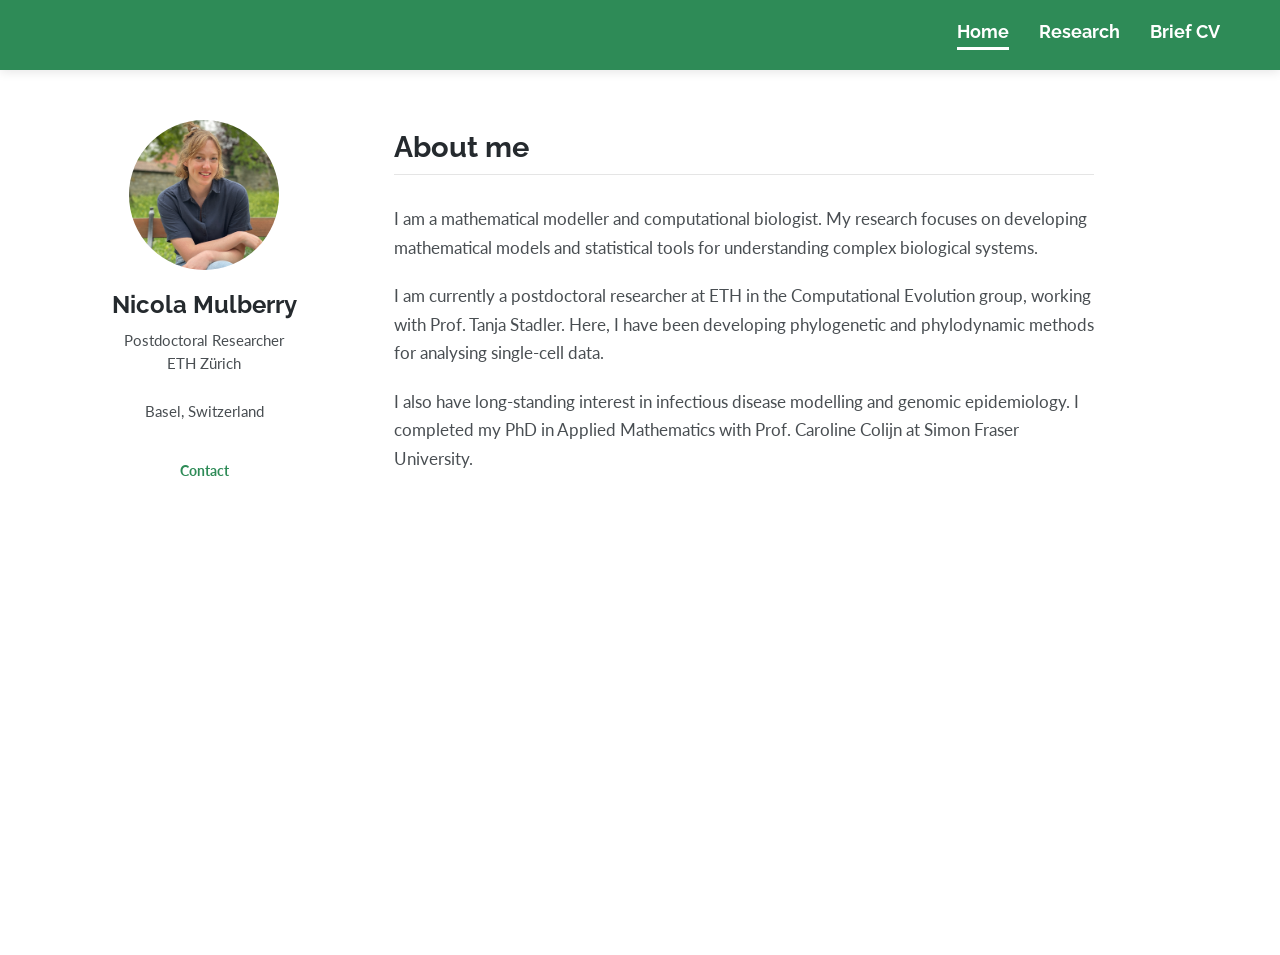
<file: index.html>
<!DOCTYPE html>
<html lang="en">
<head>
    <meta charset="UTF-8">
    <title>Nicola Mulberry | Home</title>
    <link rel="stylesheet" href="style.css">
    <meta name="google-site-verification" content="9b8hqe0N1MtMID0TUoAZSxxqVUuJW1GV1tis0JRapc8" />
</head>
<body>
	<header>
        <nav>
            <a href="index.html" class="active">Home</a>
            <a href="publications.html">Research</a>
            <a href="cv.html">Brief CV</a>
        </nav>
	</header>
	<aside>
        <img src="nicola-pic.png" alt="Nicola Mulberry" class="profile-img">
        <h1>Nicola Mulberry</h1>
        <p>Postdoctoral Researcher <br> ETH Z&uuml;rich</p>
		<p> Basel, Switzerland </p>
		<div class="contact-info">
        <a href="mailto:nmulberry@ethz.ch">Contact</a><br>
    </div>
    </aside>
    <main>
    <div class = "content-box">
        <h2>About me</h2>
        <p> I am a mathematical modeller and computational biologist. 
          My research focuses on developing mathematical models and statistical tools for understanding complex biological systems.  
        </p>
        <p> I am currently a postdoctoral researcher at ETH in the Computational Evolution group, working with Prof. Tanja Stadler. 
          Here, I have been developing phylogenetic and phylodynamic methods for analysing single-cell data.</p>
        <p> I also have long-standing interest in infectious disease modelling and genomic epidemiology. I completed my PhD in Applied Mathematics with Prof. Caroline Colijn at Simon Fraser University. </p>
    </div>
    </main>
</body>
</html>
</file>
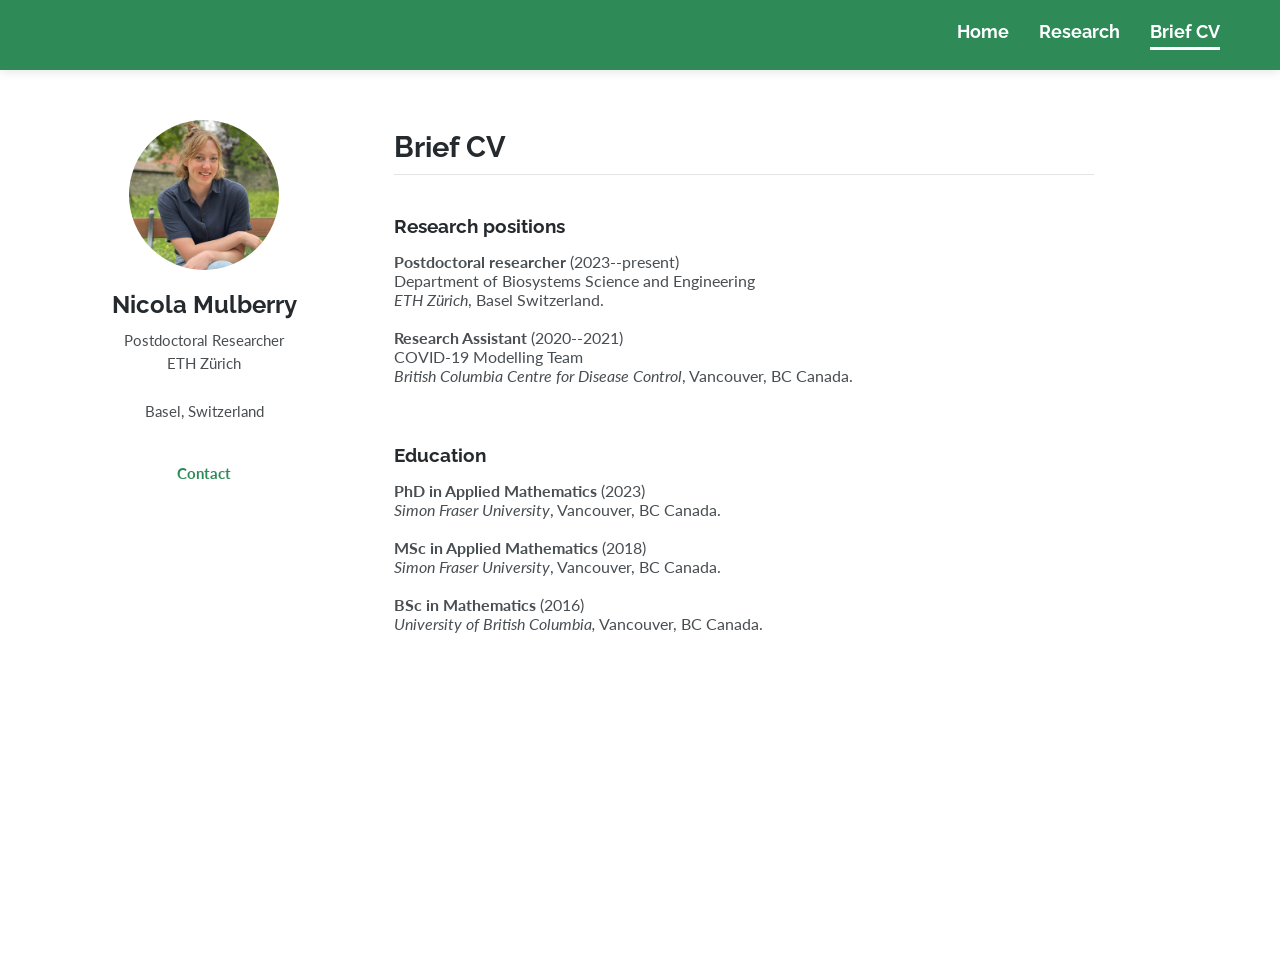
<file: cv.html>
<!DOCTYPE html>
<html lang="en">
<head>
    <meta charset="UTF-8">
    <title>CV | Nicola Mulberry</title>
    <link rel="stylesheet" href="style.css">
    <meta name="google-site-verification" content="9b8hqe0N1MtMID0TUoAZSxxqVUuJW1GV1tis0JRapc8" />
</head>
<body>
	<header>
        <nav>
            <a href="index.html">Home</a>
            <a href="publications.html">Research</a>
            <a href="cv.html" class ="active">Brief CV</a>
        </nav>
	</header>
	<aside>
        <img src="nicola-pic.png" alt="Nicola Mulberry" class="profile-img">
        <h1>Nicola Mulberry</h1>
        <p>Postdoctoral Researcher <br> ETH Z&uuml;rich</p>
		<p> Basel, Switzerland </p>
        <div class="contact-info">
            <p><a href="mailto:nmulberry@ethz.ch">Contact</a></p>
        </div>
    </aside>
    <main>
        <div class="content-box">
        <h2>Brief CV</h2>
       <h3>Research positions</h3>
            <div class="entry">
                <strong>Postdoctoral researcher</strong> (2023--present)<br>
                Department of Biosystems Science and Engineering
                <br> <em>ETH Z&uuml;rich</em>, Basel Switzerland. 
            </div>
      <div><br></div>
            <div class="entry">
                <strong>Research Assistant</strong> (2020--2021)<br>
                COVID-19 Modelling Team <br> <em>British Columbia Centre for Disease Control</em>, Vancouver, BC Canada. 
            </div>
      <div><br></div>
        <h3>Education</h3>
            <div class="entry">
                <strong>PhD in Applied Mathematics </strong> (2023)<br>
                <em>Simon Fraser University</em>, Vancouver, BC Canada. <br>
        </div>
<div>
<br>
</div>
            <div class="entry">
                <strong>MSc in Applied Mathematics</strong> (2018)<br>
                <em>Simon Fraser University</em>, Vancouver, BC Canada. <br>
            </div>
<div>
<br>
</div>
            <div class="entry">
                <strong>BSc in Mathematics</strong> (2016)<br>
                <em>University of British Columbia,</em> Vancouver, BC Canada.       </div>

    </main>
</body>
</html>
</file>
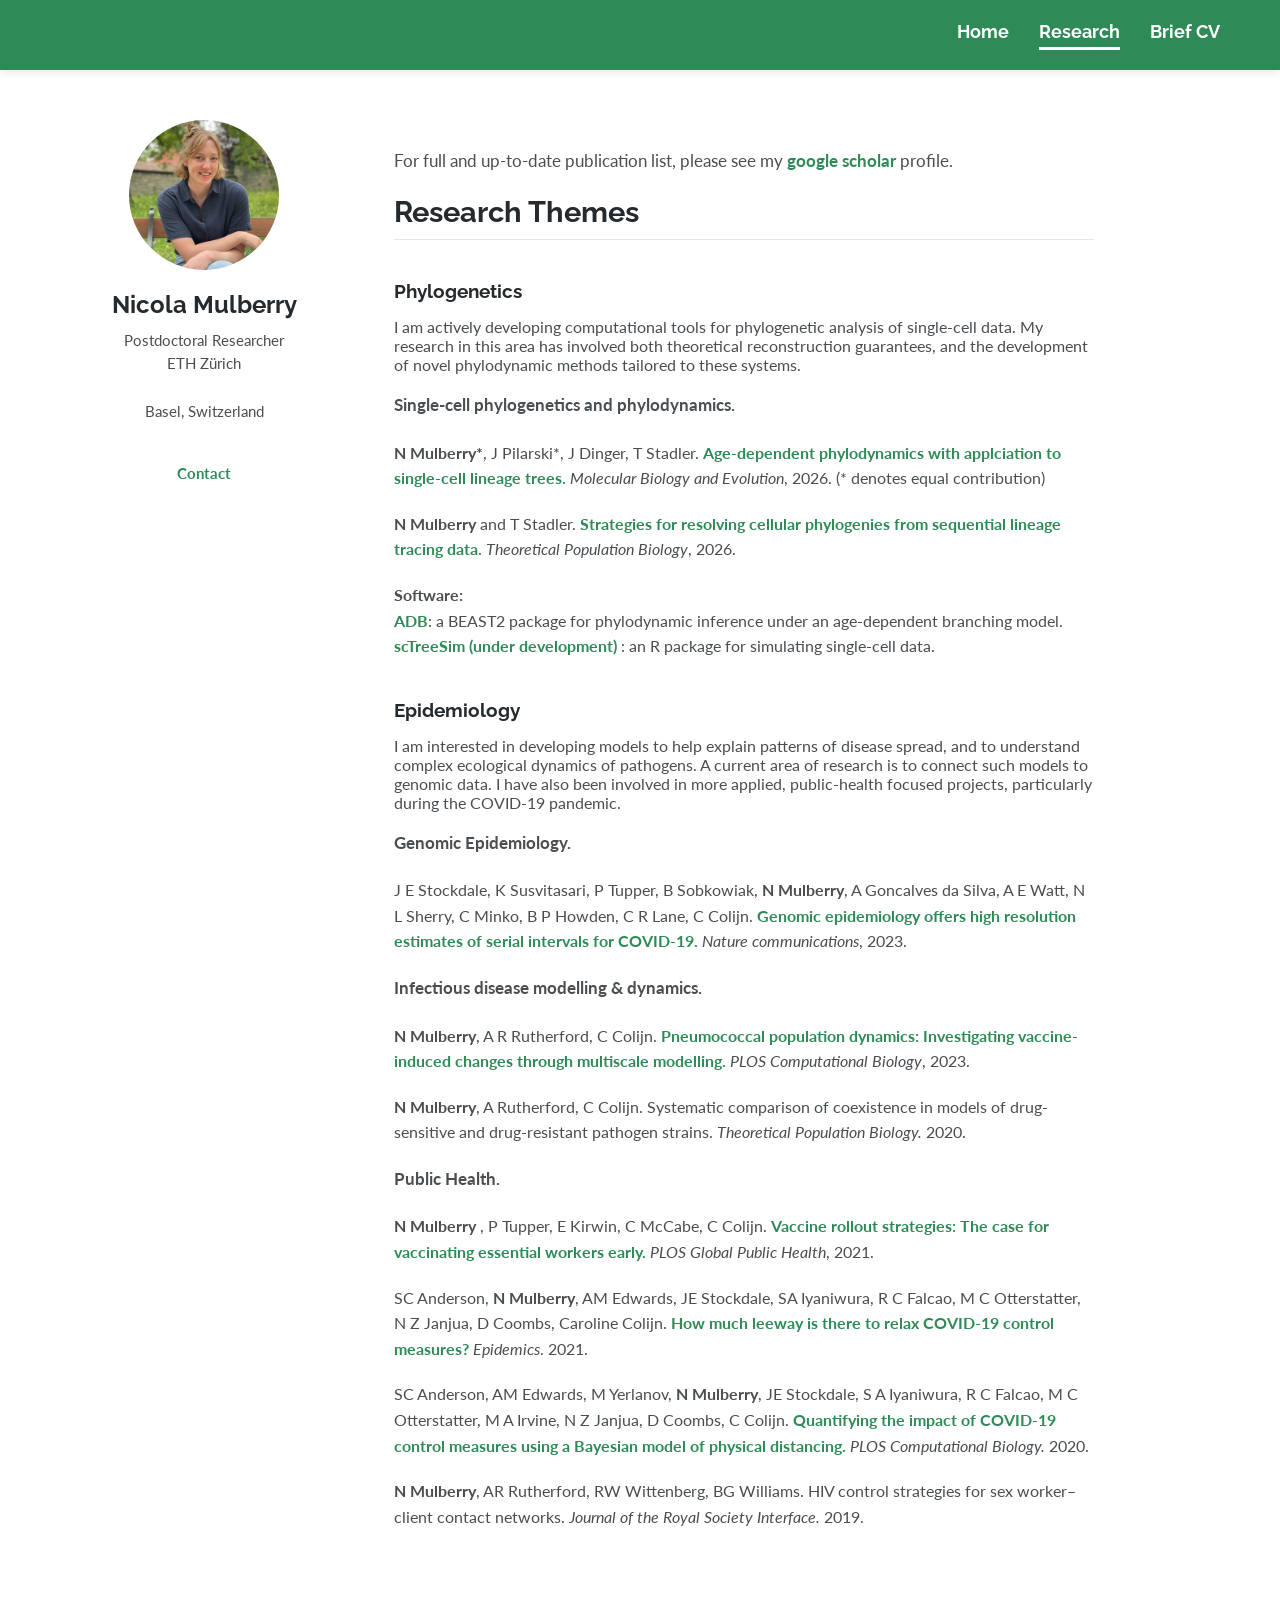
<file: publications.html>
<!DOCTYPE html>
<html lang="en">
<head>
    <meta charset="UTF-8">
    <title>Research</title>
    <link rel="stylesheet" href="style.css">
    <meta name="google-site-verification" content="9b8hqe0N1MtMID0TUoAZSxxqVUuJW1GV1tis0JRapc8" />
</head>
<body>
	<header>
        <nav>
            <a href="index.html">Home</a>
            <a href="publications.html" class ="active">Research</a>
            <a href="cv.html">Brief CV</a>
        </nav>
	</header>
    <aside>
        <img src="nicola-pic.png" alt="Nicola Mulberry" class="profile-img">
        <h1>Nicola Mulberry</h1>
        <p>Postdoctoral Researcher <br> ETH Z&uuml;rich</p>
		<p> Basel, Switzerland </p>
        <div class="contact-info">
            <p><a href="mailto:nmulberry@ethz.ch">Contact</a></p>
        </div>
    </aside>
    <main>
    <div class = "content-box">
        <p> For full and up-to-date publication list, please see my <a href = https://scholar.google.com/citations?user=1XMMh9wAAAAJ&hl=en> google scholar</a> profile.</p>

        <h2> Research Themes </h2>

            <h3> Phylogenetics </h3>
            I am actively developing computational tools for phylogenetic analysis of single-cell data. My research in this area has involved both theoretical reconstruction guarantees, and the development of novel phylodynamic methods tailored to these systems.
            <p><strong> Single-cell phylogenetics and phylodynamics.</strong></p>
            
        
            <div class="pub-item">
            <strong>N Mulberry*</strong>, J Pilarski*, J Dinger, T Stadler. <a href=https://doi.org/10.1093/molbev/msag080> Age-dependent phylodynamics with applciation to single-cell lineage trees.</a>
            <em>Molecular Biology and Evolution</em>, 2026. (* denotes equal contribution) 
            </div>
        
            <div class="pub-item">
            <strong>N Mulberry</strong> and T Stadler.
            <a href=https://www.sciencedirect.com/science/article/pii/S0040580926000092> Strategies for resolving cellular phylogenies from sequential lineage tracing data.</a>
            <em>Theoretical Population Biology</em>, 2026.             </div>

       
            <div class="pub-item">
            <strong> Software: </strong><br>
            <a href=https://github.com/pilarskj/ADB/tree/main#>ADB</a>: a BEAST2 package for phylodynamic inference under an age-dependent branching model.<br>
            <a href= https://github.com/sccevo/scTreeSim/tree/main> scTreeSim (under development) </a>: an R package for simulating single-cell data. 
            </div>

            <h3> Epidemiology </h3>
            I am interested in developing models to help explain patterns of disease spread, and to understand complex ecological dynamics of pathogens. A current area of research is to connect such models to genomic data. I have also been involved in more applied, public-health focused projects, particularly during the COVID-19 pandemic.

            <p><strong> Genomic Epidemiology.</strong></p>
            <div class="pub-item">
            J E Stockdale, K Susvitasari, P Tupper, B Sobkowiak, <strong> N Mulberry</strong>, A Goncalves da Silva, A E Watt, N L Sherry, C Minko, B P Howden, C R Lane, C Colijn. <a href= https://www.nature.com/articles/s41467-023-40544-y>Genomic epidemiology offers high resolution estimates of serial intervals for COVID-19.</a><em> Nature communications</em>, 2023.  </div>
            
            <p><strong> Infectious disease modelling & dynamics.</strong></p>
             
            <div class="pub-item">
            <strong> N Mulberry</strong>, A R Rutherford, C Colijn.
            <a href =https://journals.plos.org/ploscompbiol/article?id=10.1371/journal.pcbi.1011755> Pneumococcal population dynamics: Investigating vaccine-induced changes through multiscale modelling.</a>
            <em>PLOS Computational Biology</em>, 2023. </div>

        <div class="pub-item"> <strong>N Mulberry</strong>, A Rutherford, C Colijn. Systematic comparison of coexistence in models of drug-sensitive and drug-resistant pathogen strains. <em> Theoretical Population Biology. </em> 2020. </div>
            <p><strong> Public Health. </strong></p>
            
        <div class="pub-item">
            <strong> N Mulberry </strong>, P Tupper, E Kirwin, C McCabe, C Colijn. <a href= https://journals.plos.org/globalpublichealth/article?id=10.1371/journal.pgph.0000020>Vaccine rollout strategies: The case for vaccinating essential workers early.</a>
            <em>PLOS Global Public Health</em>, 2021. 
        </div>

        <div class = "pub-item">
        SC Anderson, <strong>N Mulberry</strong>, AM Edwards, JE Stockdale, SA Iyaniwura, R C Falcao, M C Otterstatter, N Z Janjua, D Coombs, Caroline Colijn. <a href=https://www.sciencedirect.com/science/article/pii/S1755436521000141> How much leeway is there to relax COVID-19 control measures?</a> <em> Epidemics</em>. 2021. 
        
        </div>
        <div class="pub-item">
        SC Anderson, AM Edwards, M Yerlanov, <strong>N Mulberry</strong>, JE Stockdale, S A Iyaniwura, R C Falcao, M C Otterstatter, M A Irvine, N Z Janjua, D Coombs, C Colijn.<a href=https://journals.plos.org/ploscompbiol/article?id=10.1371/journal.pcbi.1008274> Quantifying the impact of COVID-19 control measures using a Bayesian model of physical distancing.</a> <em>PLOS Computational Biology. </em>2020. </div>
        <div class ="pub-item"> <strong>N Mulberry</strong>, AR Rutherford, RW Wittenberg, BG Williams. HIV control strategies for sex worker–client contact networks.<em> Journal of the Royal Society Interface.</em> 2019. </div>
      </div>
<!--
        <div class="pub-item"> Self-organized multicellular structures from simple cell signaling: a computational model.<em> Physical Biology. </em> 2020. <strong>N Mulberry</strong>, L E Keshet. </div>
  
-->
  </main>
</body>
</html>
</file>
<file: style.css>
/* Import Google Fonts */
@import url('https://fonts.googleapis.com/css2?family=Lato:ital,wght@0,400;0,700;1,400&family=Raleway:wght@400;700&display=swap');

/* GLOBAL BOX SIZING */
*, *::before, *::after {
    box-sizing: border-box;
}

:root {
    --page-bg: #ffffff;
    --text-dark: #494e52;       
    --heading-color: #252a2e;   
    --link-color: #2e8b57;      /* Sea Green */
    --link-hover: #1b5e20;      
    --border-color: #e5e5e5;    
}

body {
    background-color: var(--page-bg);
    color: var(--text-dark);
    margin: 0;
    padding: 0;
    font-family: 'Lato', sans-serif;
    display: flex;
    min-height: 100vh;
}

/* =========================================
   TOP BAR & NAVIGATION STYLING 
   ========================================= */
header {
    position: fixed;
    top: 0;
    left: 0;
    width: 100%;
    height: 70px;
    background-color: seagreen; /* Changed to Sea Green */
    display: flex;
    align-items: center;
    justify-content: flex-end; 
    padding: 0 60px;
    z-index: 1000;
    box-shadow: 0 2px 10px rgba(0,0,0,0.1); /* Added a slight shadow for depth */
}

nav {
    display: flex;
    gap: 30px; 
}

nav a {
    display: block;
    color: #ffffff; /* Changed to white for contrast against green */
    text-decoration: none;
    font-weight: 700;
    font-size: 1.1rem;
    transition: color 0.2s, opacity 0.2s;
    font-family: 'Raleway', sans-serif; 
}

nav a:hover {
    color: #ffffff;
    opacity: 0.8; /* Slight fade on hover instead of color change */
}

nav a.active {
    color: #ffffff;
    border-bottom: 3px solid #ffffff; /* White underline for active page */
    padding-bottom: 5px;
}

/* =========================================
   SIDEBAR STYLING
   ========================================= */
aside {
    width: 280px; 
    background-color: transparent; 
    color: var(--text-dark);
    padding: 50px 30px;
    position: fixed;
    top: 70px; 
    left: 5%; /* Pushes the sidebar inward toward the center */
    height: calc(100vh - 70px);
    overflow-y: auto;
    
    /* Flexbox settings for centering */
    display: flex;
    flex-direction: column;
    align-items: center;     
    text-align: center;      
}

.profile-img {
    width: 150px;
    height: 150px;
    object-fit: cover;
    border-radius: 50%;
    display: block;
    margin-bottom: 20px;
    transition: transform 0.2s ease;
}

.profile-img:hover {
    transform: scale(1.02);
}

aside h1 {
    font-family: 'Raleway', sans-serif;
    font-size: 1.5rem;
    font-weight: 700;
    margin: 0 0 10px 0;
    color: var(--heading-color);
}

aside p {
    font-size: 0.95rem;
    line-height: 1.5;
    color: var(--text-dark);
    margin: 0 0 25px 0;
}

aside a {
    color: var(--link-color);
    text-decoration: none;
    transition: color 0.2s;
    font-weight: bold;
}

aside a:hover {
    color: var(--link-hover);
    text-decoration: underline;
}

.contact-info {
    font-size: 0.9rem;
    padding-top: 15px;
    display: flex;
    flex-direction: column;
    gap: 10px; 
}

/* =========================================
   MAIN CONTENT AREA 
   ========================================= */
main {
    /* Offset by sidebar width (280px) + sidebar's left push (5%) */
    margin-left: calc(280px + 5%); 
    margin-top: 70px; 
    padding: 60px 50px;
    flex: 1;
    display: flex;
    justify-content: flex-start;
}

.content-box {
    background-color: transparent;
    color: var(--text-dark);
    width: 100%;
    max-width: 700px; /* Reduced from 850px to make it smaller/narrower */
    min-height: 85vh;
}

.content-box a {
    color: var(--link-color); 
    text-decoration: none;
    font-weight: 700;
}

.content-box a:hover {
    text-decoration: underline;
}

/* TYPOGRAPHY IN CONTENT BOX */
h2, h3 {
    font-family: 'Raleway', sans-serif;
    font-weight: 700;
    color: var(--heading-color);
}

h2 {
    font-size: 1.8rem;
    border-bottom: 1px solid var(--border-color); 
    padding-bottom: 10px;
    margin-top: 0;
    margin-bottom: 30px;
}

h3 {
    font-size: 1.2rem;
    margin-top: 40px;
    margin-bottom: 15px;
}

p {
    line-height: 1.7;
    margin-bottom: 20px;
    font-size: 1.05rem;
}

/* LIST ITEMS (PUBLICATIONS & CV) */
.pub-item, .cv-entry {
    display: block;
    margin-bottom: 20px; 
    line-height: 1.6;
    font-size: 1rem;
}

.date {
    display: block;
    font-weight: 700;
    color: #666;
    margin-top: 5px;
    font-size: 0.9rem;
}

/* =========================================
   RESPONSIVE DESIGN 
   ========================================= */
@media (max-width: 850px) {
    header {
        justify-content: center; 
        padding: 0 20px;
    }
    
    nav {
        gap: 15px;
    }
    
    body { flex-direction: column; }
    
    aside {
        width: 100%;
        position: relative;
        top: 70px;
        left: 0; /* Resets the left push for mobile */
        height: auto;
        padding: 40px 20px 20px 20px;
        border-bottom: 1px solid var(--border-color);
    }
    
    main { 
        margin-left: 0; /* Resets main offset for mobile */
        margin-top: 0; 
        padding: 30px 20px; 
        justify-content: center;
    }
    
    .contact-info {
        flex-direction: row; 
        flex-wrap: wrap;
        justify-content: center;
        gap: 15px;
    }
}
</file>
